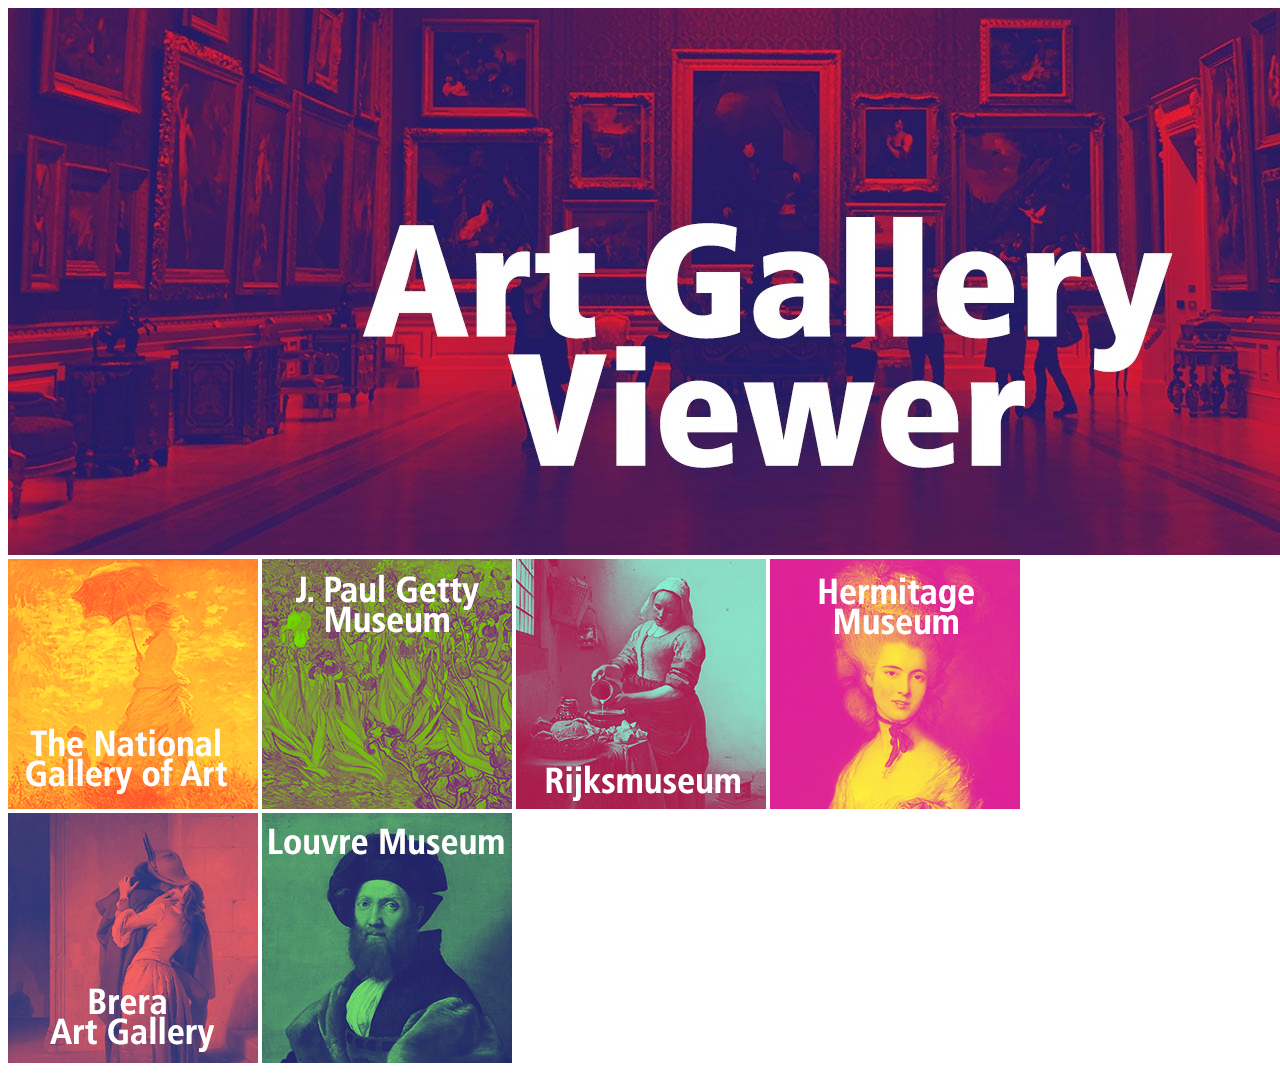
<file: Lab3-HTML/index.html>
<!DOCTYPE HTML>
<html lang = "en">
<head>
    <meta charset = "utf-8">
    <title>Art Gallery</title>
</head>
<body>
    <header><img src="images/gallery-header.jpg" alt="error"></header>
    <main>
        <nav>
            <a href="gallery1.html"><img src="images/gallery1.png" alt="error"></a>
            <a href="gallery2.html"><img src="images/gallery2.png" alt="error"></a>
            <a href="gallery3.html"><img src="images/gallery3.png" alt="error"></a>
            <a href="gallery4.html"><img src="images/gallery4.png" alt="error"></a>
            <a href="gallery5.html"><img src="images/gallery5.png" alt="error"></a>
            <a href="gallery6.html"><img src="images/gallery6.png" alt="error"></a>
        </nav>
    </main>
</body>
</html>
</file>
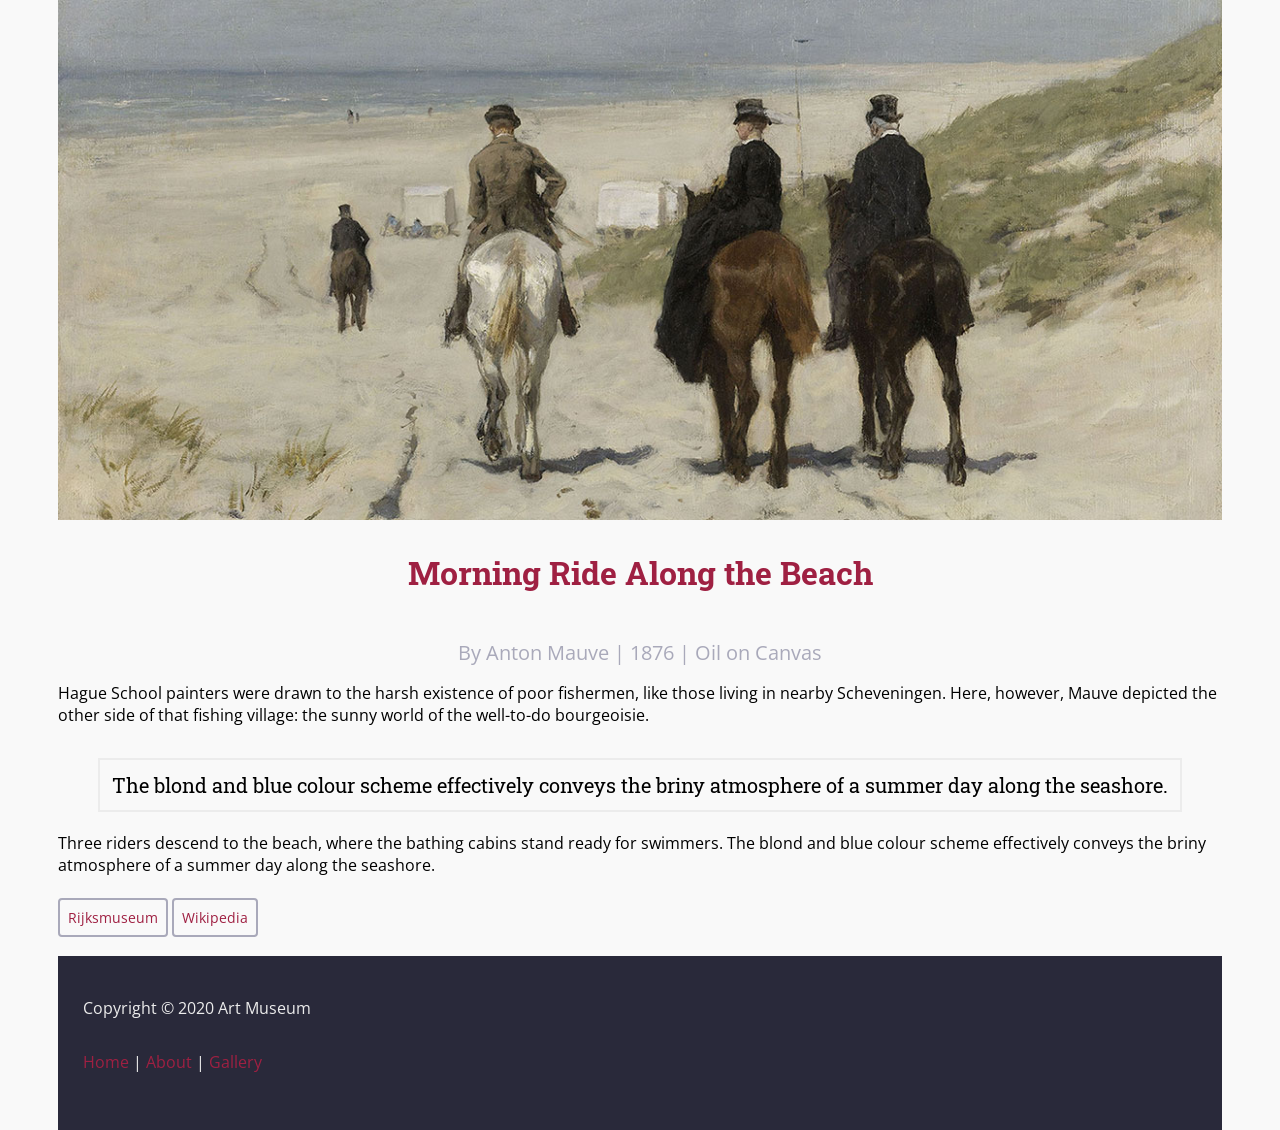
<file: Lab 4-CSSINTRO/ch4-proj1.html>
<!DOCTYPE html>
<html lang="en">
<head>
<meta charset="utf-8">
<title>Chapter 4 - Project 1</title>
<link href="https://fonts.googleapis.com/css?family=Open+Sans|Roboto+Slab&display=swap" rel="stylesheet">


<link href="styles.css" rel="stylesheet">
</head>
<body>
  <main>
   <article>

        <img src="images/hero.jpg" alt="hero" class="hero"/>  
        <h1>Morning Ride Along the Beach</h1>
        <div id="details">By Anton Mauve | 1876 | Oil on Canvas</div>
        <p>
        Hague School painters were drawn to the harsh existence of poor fishermen, like those living in nearby Scheveningen. Here, however, Mauve depicted the other side of that fishing village: the sunny world of the well-to-do bourgeoisie.
        </p>
        <blockquote>The blond and blue colour scheme effectively conveys the briny atmosphere of a summer day along the seashore.</blockquote>
        <p>
        Three riders descend to the beach, where the bathing cabins stand ready for swimmers. The blond and blue colour scheme effectively conveys the briny atmosphere of a summer day along the seashore.
        </p>
        <div id="buttons">
            <a href="http://hdl.handle.net/10934/RM0001.COLLECT.9020">Rijksmuseum</a>
            <a href="https://commons.wikimedia.org/wiki/File:Anton_Mauve_-_Morgenrit_langs_het_strand.jpg">Wikipedia</a>
        </div>
        <footer>
          <p>Copyright &copy; 2020 Art Museum</p>
          <p>
            <a href="#">Home</a> | <a href="#">About</a> | <a href="#">Gallery</a>
          </p>
        </footer>
     </article>
  </main>
</body>
</html>
</file>
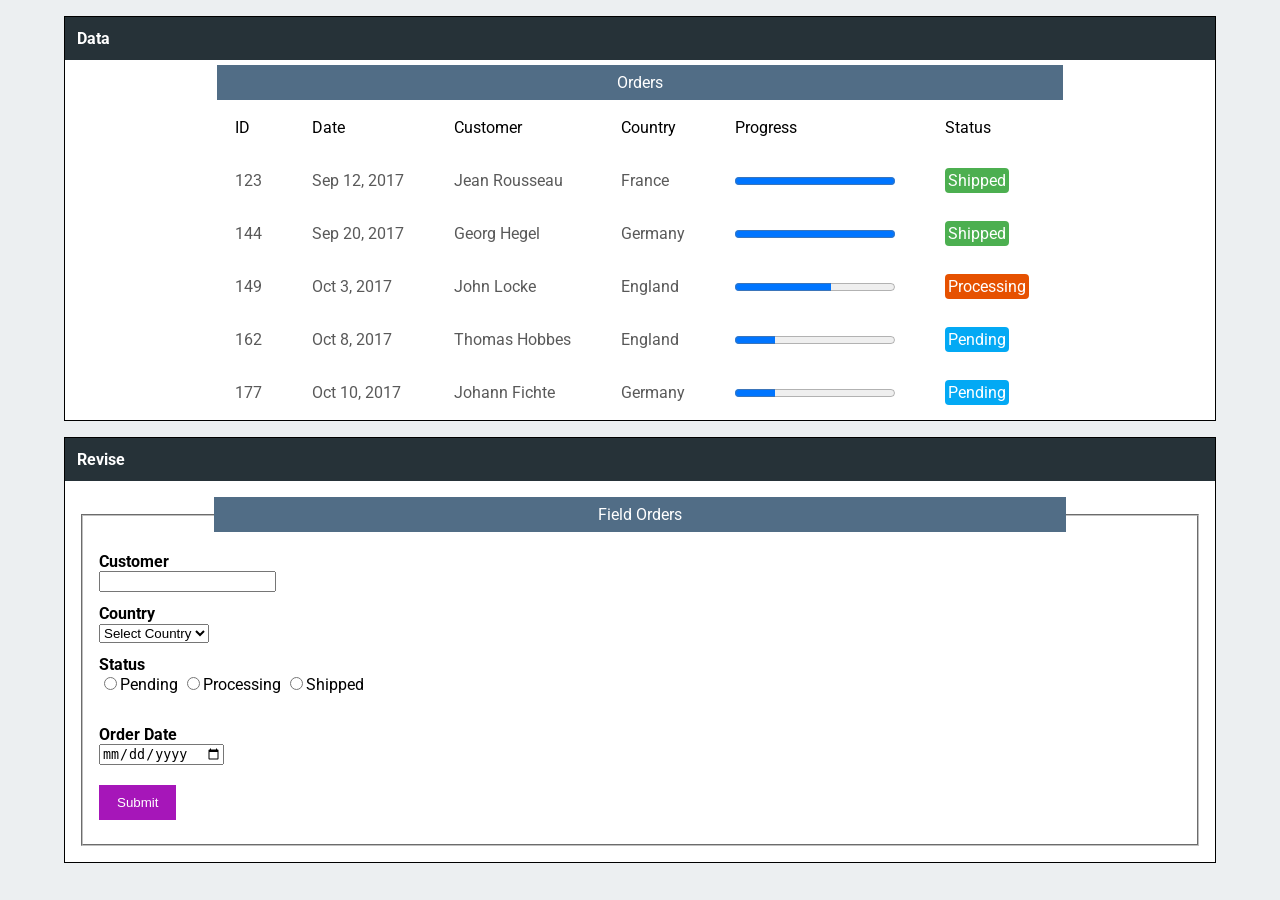
<file: Lab 6-Forms and Tables intro/ch05-proj1.html>
<!DOCTYPE html>
<html lang="en">
<head>
   <meta charset="utf-8">
   <title>Chapter 5</title>
   <link rel="stylesheet" href="reset.css">
   
    <link rel="stylesheet" href="https://fonts.googleapis.com/css?family=Roboto:regular,bold,italic,thin,light,bolditalic,black,medium&amp;lang=en">       
   <link rel="stylesheet" href="ch05-proj1.css">
</head>
<body>

    <section>
         <h3>Data</h3>
          <table id="data">
               <caption>Orders</caption>
               <thead>
                    <tr>
                         <td>ID</td>
                         <td>Date</td>
                         <td>Customer</td>
                         <td>Country</td>
                         <td>Progress</td>
                         <td>Status</td>
                    </tr>
               </thead>
               <tbody>
                    <tr>
                         <td>123</td>
                         <td>Sep 12, 2017</td>
                         <td>Jean Rousseau</td>
                         <td>France</td>
                         <td><progress max="100" value="100"></progress></td>
                         <td><span class="status status-shipped">Shipped</span></td>
                    </tr>
                    <tr>
                         <td>144</td>
                         <td>Sep 20, 2017</td>
                         <td>Georg Hegel</td>
                         <td>Germany</td>
                         <td><progress max="100" value="100"></progress></td>
                         <td><span class="status status-shipped">Shipped</span></td>
                    </tr>
                    <tr>
                         <td>149</td>
                         <td>Oct 3, 2017</td>
                         <td>John Locke</td>
                         <td>England</td>
                         <td><progress max="100" value="60"></progress></td>
                         <td><span class="status status-processing">Processing</span></td>
                    </tr>
                    <tr>
                         <td>162</td>
                         <td>Oct 8, 2017</td>
                         <td>Thomas Hobbes</td>
                         <td>England</td>
                         <td><progress max="100" value="25"></progress></td>
                         <td><span class="status status-pending">Pending</span></td>
                    </tr>
                    <tr>
                         <td>177</td>
                         <td>Oct 10, 2017</td>
                         <td>Johann Fichte</td>
                         <td>Germany</td>
                         <td><progress max="100" value="25"></progress></td>
                         <td><span class="status status-pending">Pending</span></td>
                    </tr>
               </tbody>
          </table>
    </section>
    
    <section>
         <h3>Revise</h3>
         <form action="http://www.randyconnolly.com/tests/process.php" method="GET">
               <fieldset>
                    <legend>Field Orders</legend>
                    <p>
                         <label>Customer</label><br>
                         <input type="search" name="customer">
                    </p>
                    <p>
                         <label>Country</label><br>
                         <select name="country">
                              <option>Select Country</option>
                              <option>England</option>
                              <option>France</option>
                              <option>Germany</option>
                         </select>
                    </p>
                    <p>
                         <label>Status</label><br>
                         <input type="radio" name="type" value=pending>Pending
                         <input type="radio" name="type" value=processing>Processing
                         <input type="radio" name="type" value=shipped>Shipped
                    </p>
                    <br>
                    <p>
                         <label>Order Date</label><br>
                         <input type="date" name="date">
                    </p>
                    <p>
                         <input id=submitButton type="submit" value="Submit">
                    </p>

               </fieldset>
         </form>
         
        
    </section>    


</body>
</html>
</file>
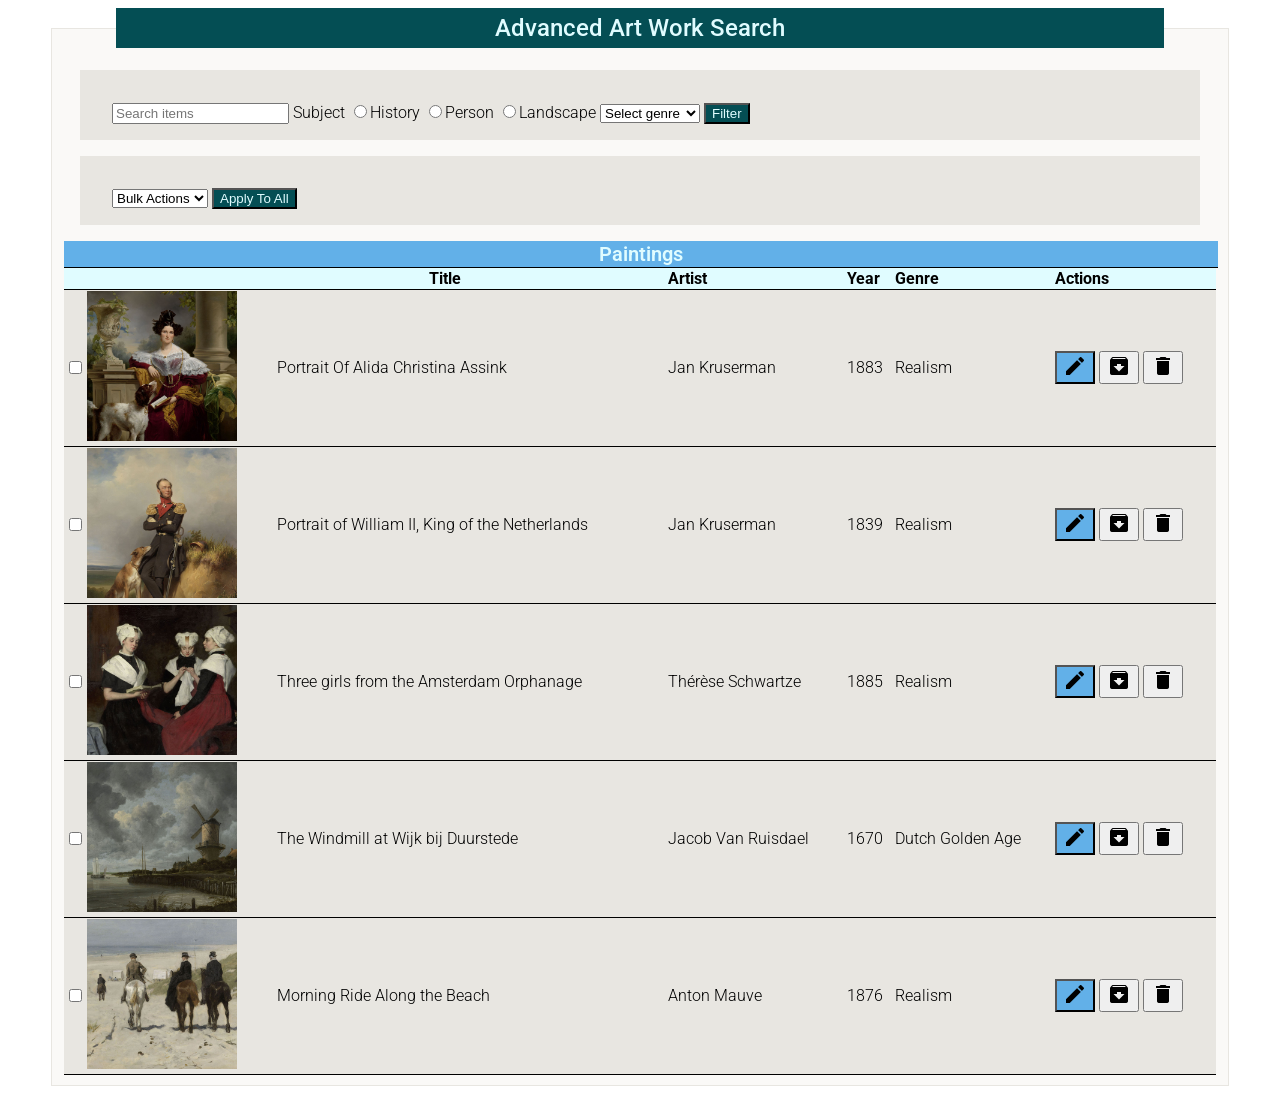
<file: Lab 7-Forms and Tables/ch05-proj2.html>
<!DOCTYPE html>
<html lang="en">
<head>
   <meta charset="utf-8">
   <title>Chapter 5</title>
   <link href="https://fonts.googleapis.com/css2?family=Roboto:ital,wght@0,300;0,400;0,500;0,700;1,300;1,400&display=swap" rel="stylesheet">
   <link rel="stylesheet" href="variables-palette-7.css" >   
   <link rel="stylesheet" href="ch05-proj2.css" />
</head>
<body>
<form method="get" action="https://www.randyconnolly.com/tests/process.php">
<fieldset>
   <legend id="topLegend">Advanced Art Work Search</legend>
   
    <div id="searchBox">
     <input name="search" type="text" id="searchPlace" placeholder="Search items">
     <label>Subject</label>
     <input type="radio" name="subject" value="history">History
     <input type="radio" name="subject" value="person">Person
     <input type="radio" name="subject" value="landscape">Landscape
     <select name="filter">
         <option value="0">Select genre</option>
         <option value="1">Baroque</option>
         <option value="2">Renaissance</option>
         <option value="3">Realism</option>
     </select>
     <input id="filterButton" type="submit" value="Filter">
    </div>   
    <div id="settingsBox">
      <select name="action">
         <option value="0">Bulk Actions</option>
         <option value="1">Archive</option>
         <option value="2">Edit</option>
         <option value="3">Delete</option>
         <option value="4">Collection</option>
      </select>
      <input id="applyButton" type="submit" value="Apply To All">

    </div>
   <div id="bottomLegend">Paintings</div>
   <div id="paintingBox">
      <table>
         <tr id="toprow">
            <td id="topTitle" colspan="3">Title</td>
            <td>Artist</td>
            <td>Year</td>
            <td>Genre</td>
            <td>Actions</td>
         </tr>
         <tr>
            <td id="checkbox"><input type="checkbox" name="index[]" value="0"></td>
            <td><img class="painting" src="images/125010.jpg" alt="Portrait Of Alida Christina Assink"></td>
            <td>Portrait Of Alida Christina Assink</td>
            <td>Jan Kruserman</td>
            <td>1883</td>
            <td>Realism</td>
            <td>
               <button class="edit" type="button" value="edit"><img src="images/edit.png" alt="edit button"></button>
               <button type="button" value="archive"><img src="images/archive.png" alt="archive button"></button>
               <button type="button"><img src="images/delete.png" alt="delete button"></button>
            </td>
         </tr>
         <tr>
            <td><input type="checkbox" name="index[]" value="1"></td>
            <td><img class="painting" src="images/125020.jpg" alt="Portrait of William II, King of the Netherlands"> </td>
            <td>Portrait of William II, King of the Netherlands</td>
            <td>Jan Kruserman</td>
            <td>1839</td>
            <td>Realism</td>
            <td>
               <button class="edit" type="button" value="edit"><img src="images/edit.png" alt="edit button"></button>
               <button type="button" value="archive"><img src="images/archive.png" alt="archive button"></button>
               <button type="button"><img src="images/delete.png" alt="delete button"></button>
            </td>
         </tr>
         <tr>
            <td><input type="checkbox" name="index[]" value="2"></td>
            <td><img class="painting" src="images/130020.jpg" alt="Three girls from the Amsterdam Orphanage"></td>   
            <td>Three girls from the Amsterdam Orphanage</td>   
            <td>Thérèse Schwartze</td>
            <td>1885</td>
            <td>Realism</td>
            <td>
               <button class="edit" type="button" value="edit"><img src="images/edit.png" alt="edit button"></button>
               <button type="button" value="archive"><img src="images/archive.png" alt="archive button"></button>
               <button type="button"><img src="images/delete.png" alt="delete button"></button>
            </td>
         </tr>
         <tr>
            <td><input type="checkbox" name="index[]" value="3"></td>
            <td><img class="painting" src="images/127010.jpg" alt="The Windmill at Wijk bij Duurstede"></td>  
            <td>The Windmill at Wijk bij Duurstede</td>  
            <td>Jacob Van Ruisdael</td>
            <td>1670</td>
            <td>Dutch Golden Age</td>
            <td>
               <button class="edit" type="button" value="edit"><img src="images/edit.png" alt="edit button"></button>
               <button type="button" value="archive"><img src="images/archive.png" alt="archive button"></button>
               <button type="button"><img src="images/delete.png" alt="delete button"></button>
            </td>
         </tr>
         <tr>
            <td><input type="checkbox" name="index[]" value="4"></td>
            <td><img class="painting" src="images/128010.jpg" alt="Morning Ride Along the Beach"></td>
            <td>Morning Ride Along the Beach</td>
            <td>Anton Mauve</td>
            <td>1876</td>
            <td>Realism</td>
            <td>
               <button class="edit" type="button" value="edit"><img src="images/edit.png" alt="edit button"></button>
               <button type="button" value="archive"><img src="images/archive.png" alt="archive button"></button>
               <button type="button"><img src="images/delete.png" alt="delete button"></button>
            </td>
         </tr>
      </table>
    </div> 
</fieldset>  
</form>
</body>
</html>
</file>
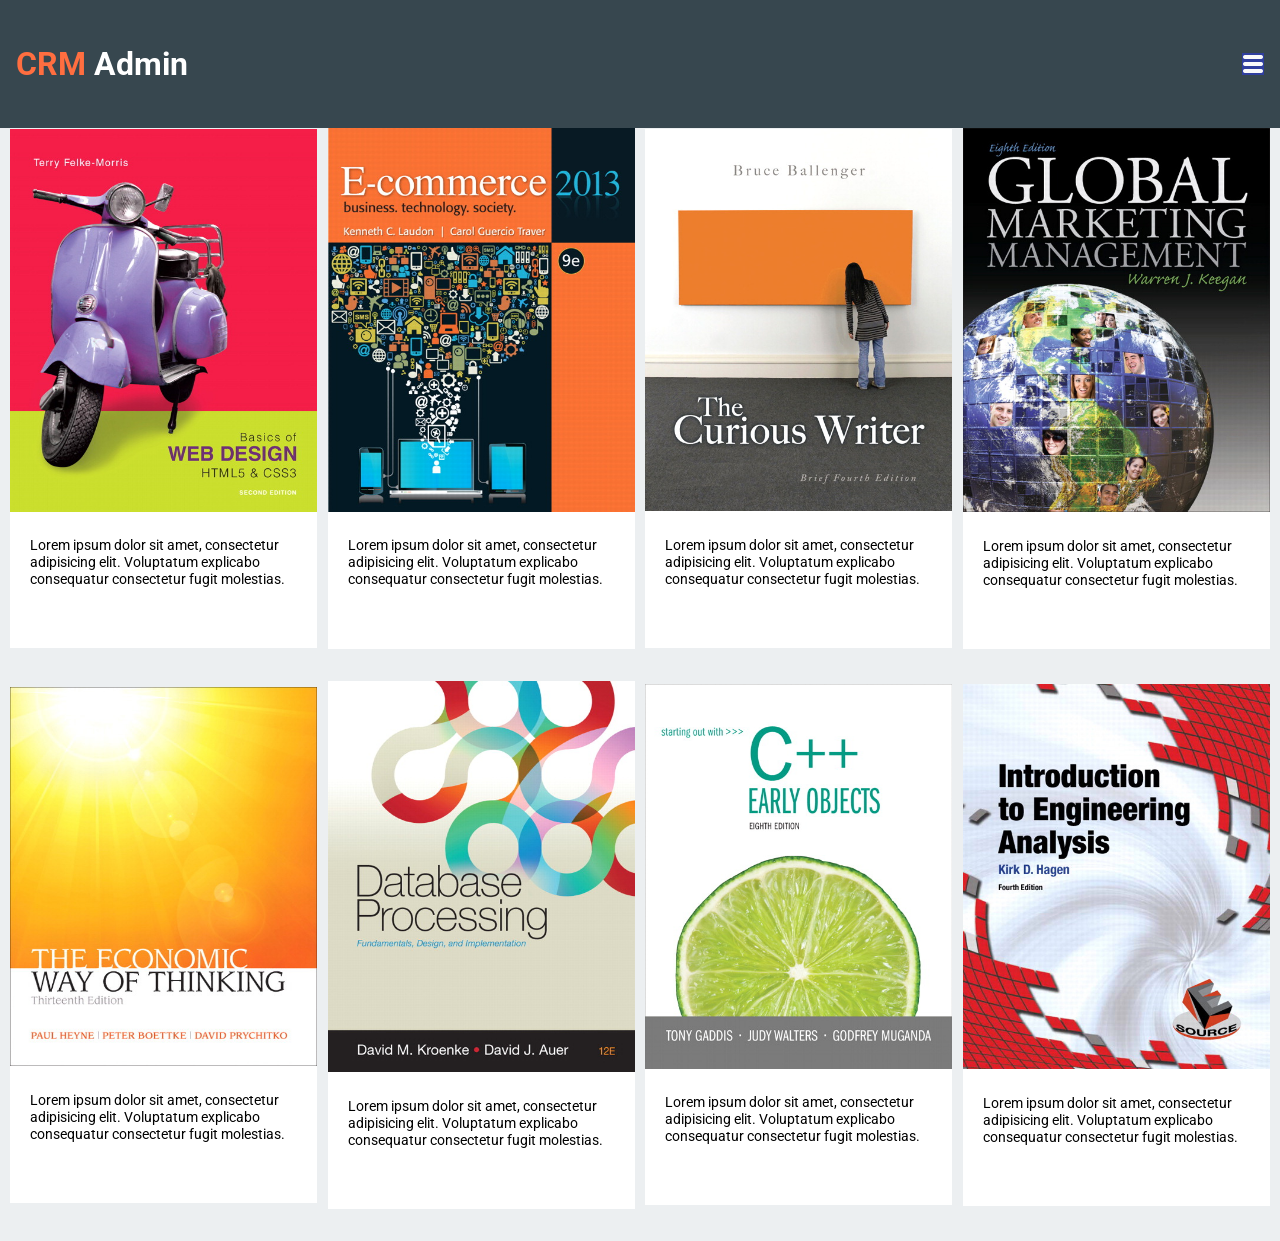
<file: Lab 8-Flexbox-&-Transitions/ch07-proj1.html>
<!DOCTYPE html>
<html lang="en">

<head>
    <meta charset="utf-8">
    <title>Chapter 7</title>

   <meta name="viewport" content="width=device-width, initial-scale=1.0">
    <link href='http://fonts.googleapis.com/css?family=Roboto' rel='stylesheet' type='text/css'>
    
    <link rel="stylesheet" href="normalize.css">
    <link rel="stylesheet" href="ch07-proj1.css">
</head>

<body>

<header>
      <h1><span>CRM</span> Admin</h1>
      <img src="images/menu.png" alt="mobile menu icon">
</header>
    
<main class="container">
	
    <section class="cards">

      <article class="card">

          <figure class="thumbnail">
          <img src="images/0133128911.jpg" alt="placeholder">
          </figure>
          <div class="card-content">
            <p>Lorem ipsum dolor sit amet, consectetur adipisicing elit. Voluptatum explicabo consequatur consectetur fugit molestias.</p>
          </div>
          <div class="card-actions">
              <button >See More</button>
          </div>          

      </article>

     
      <article class="card">

          <figure class="thumbnail">
          <img src="images/0132730359.jpg" alt="placeholder">
          </figure>
          <div class="card-content">
            <p>Lorem ipsum dolor sit amet, consectetur adipisicing elit. Voluptatum explicabo consequatur consectetur fugit molestias.</p>
          </div>
          <div class="card-actions">
            <button >See More</button>
          </div>


      </article>
      
            

      <article class="card">

          <figure class="thumbnail">
          <img src="images/020587665X.jpg" alt="placeholder">
          </figure>
          <div class="card-content">
            <p>Lorem ipsum dolor sit amet, consectetur adipisicing elit. Voluptatum explicabo consequatur consectetur fugit molestias.</p>
          </div>
          <div class="card-actions">
            <button >See More</button>
          </div>          

      </article>      
      


           
      <article class="card">

          <figure class="thumbnail">
          <img src="images/0136157394.jpg" alt="placeholder">
          </figure>
          <div class="card-content">
            <p>Lorem ipsum dolor sit amet, consectetur adipisicing elit. Voluptatum explicabo consequatur consectetur fugit molestias.</p>
          </div>
          <div class="card-actions">
            <button >See More</button>
          </div>          

      </article>             


        
      <article class="card">

          <figure class="thumbnail">
          <img src="images/0132991292.jpg" alt="placeholder">
          </figure>
          <div class="card-content">
            <p>Lorem ipsum dolor sit amet, consectetur adipisicing elit. Voluptatum explicabo consequatur consectetur fugit molestias.</p>
          </div>
          <div class="card-actions">
            <button >See More</button>
          </div>        

      </article>
      
                          

      <article class="card">

          <figure class="thumbnail">
          <img src="images/0132145375.jpg" alt="placeholder">
          </figure>
          <div class="card-content">
            <p>Lorem ipsum dolor sit amet, consectetur adipisicing elit. Voluptatum explicabo consequatur consectetur fugit molestias.</p>
          </div>
          <div class="card-actions">
            <button >See More</button>
          </div>          

      </article>
            
      
      <article class="card">

          <figure class="thumbnail">
          <img src="images/013336092X.jpg" alt="placeholder">
          </figure>
          <div class="card-content">
            <p>Lorem ipsum dolor sit amet, consectetur adipisicing elit. Voluptatum explicabo consequatur consectetur fugit molestias.</p>
          </div>
          <div class="card-actions">
            <button >See More</button>
          </div>          

      </article>           
            

      <article class="card">

          <figure class="thumbnail">
          <img src="images/0133485080.jpg" alt="placeholder">
          </figure>
          <div class="card-content">
            <p>Lorem ipsum dolor sit amet, consectetur adipisicing elit. Voluptatum explicabo consequatur consectetur fugit molestias.</p>
          </div>
          <div class="card-actions">
            <button >See More</button>
          </div>          

      </article>      
      
      

    </section>	
	
</main>    
</body>
</html>
</file>
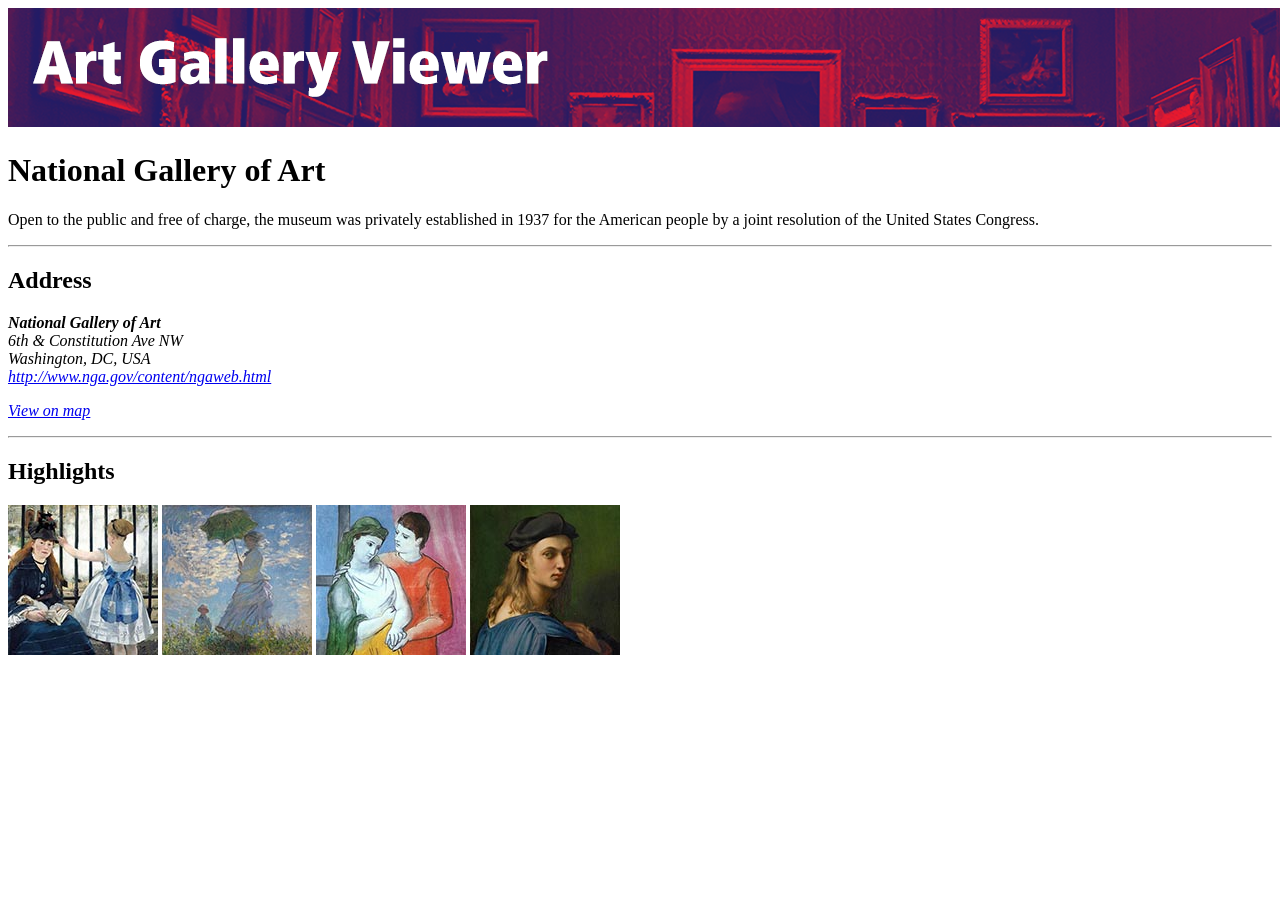
<file: Lab3-HTML/gallery1.html>
<!DOCTYPE HTML>
<html lang = "en">
<head>
    <meta charset = "utf-8">
    <title>National Gallery of Art</title>
</head>
<body>
    <header><a href="index.html"><img src="images/gallery-thin.png" alt="error"></a></header>
    <main>
        <h1>National Gallery of Art</h1>
        <p>Open to the public and free of charge, 
            the museum was privately established in 
            1937 for the American people by a 
            joint resolution of the United States Congress.
        </p>
        <hr>
            <h2><b>Address</b></h2>
        <address>
            <b>National Gallery of Art</b>
            <br>
            6th & Constitution Ave NW
            <br>
            Washington, DC, USA
            <br>
            <a href="http://www.nga.gov/content/ngaweb.html">http://www.nga.gov/content/ngaweb.html</a>
            <p><a href="https://maps.google.com/?q=38.89147,-77.02001">View on map</a></p>
        </address>
        <hr>
        <section>
            <h2>Highlights</h2>
            <img src="images/nga1.jpg" alt="error">
            <img src="images/nga2.jpg" alt="error">
            <img src="images/nga3.jpg" alt="error">
            <img src="images/nga4.jpg" alt="error">
        </section>
    </main>
</body>
</html>
</file>
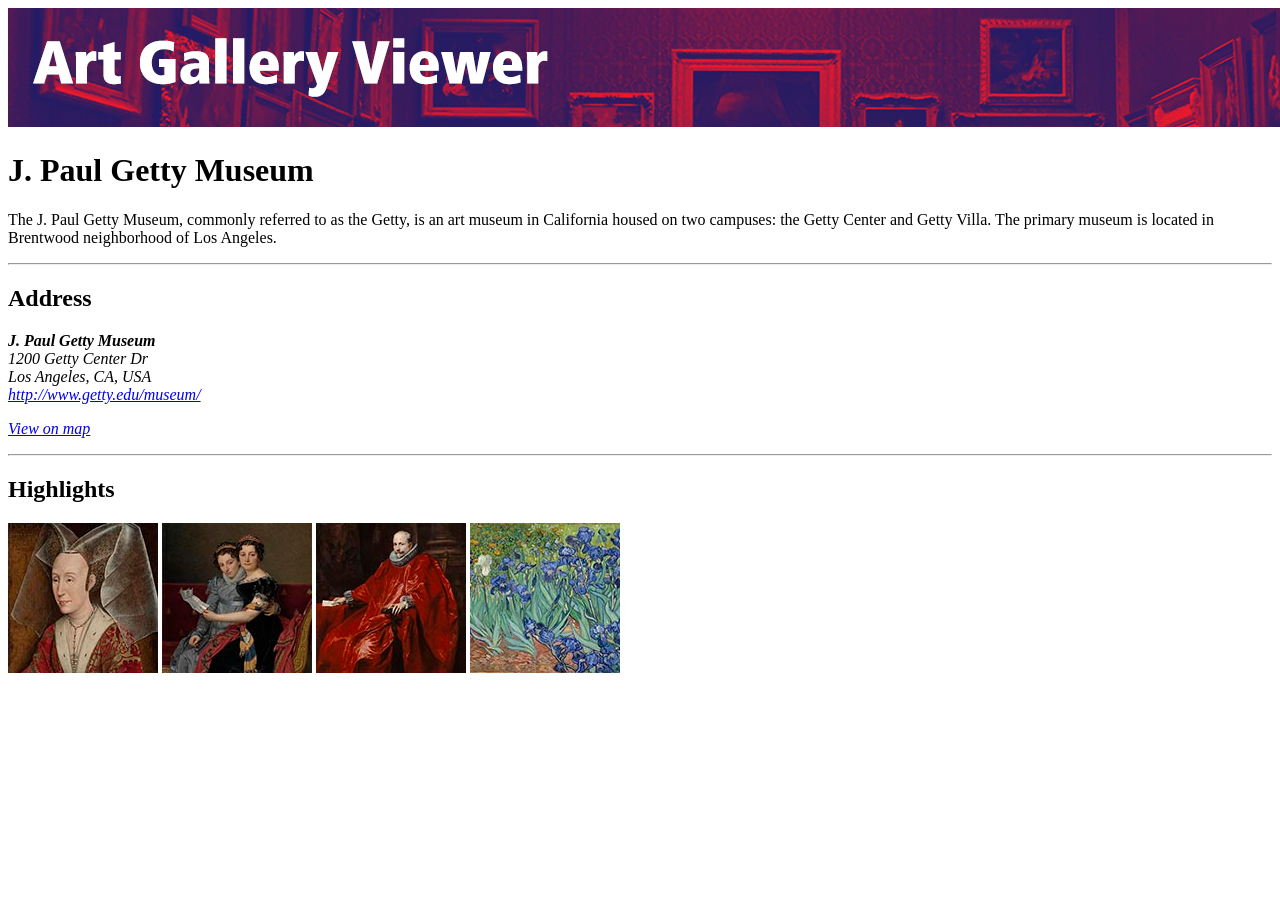
<file: Lab3-HTML/gallery2.html>
<!DOCTYPE HTML>
<html lang = "en">
<head>
    <meta charset = "utf-8">
    <title>J. Paul Getty Museum</title>
</head>
<body>
    <header><a href="index.html"><img src="images/gallery-thin.png" alt="error"></a></header>
    <main>
        <h1>J. Paul Getty Museum</h1>
        <p>The J. Paul Getty Museum, commonly referred to as the Getty, 
            is an art museum in California housed on two campuses: 
            the Getty Center and Getty Villa. The primary museum is 
            located in Brentwood neighborhood of Los Angeles.
        </p>
        <hr>
            <h2><b>Address</b></h2>
        <address>
            <b>J. Paul Getty Museum</b>
            <br>
            1200 Getty Center Dr
            <br>
            Los Angeles, CA, USA
            <br>
            <a href="http://www.getty.edu/museum/">http://www.getty.edu/museum/</a>
            <p><a href="https://maps.google.com/?q=34.0775,-118.4751">View on map</a></p>
        </address>
        <hr>
        <section>
            <h2>Highlights</h2>
            <img src="images/getty1.jpg" alt="error">
            <img src="images/getty2.jpg" alt="error">
            <img src="images/getty3.jpg" alt="error">
            <img src="images/getty4.jpg" alt="error">
        </section>
    </main>
</body>
</html>
</file>
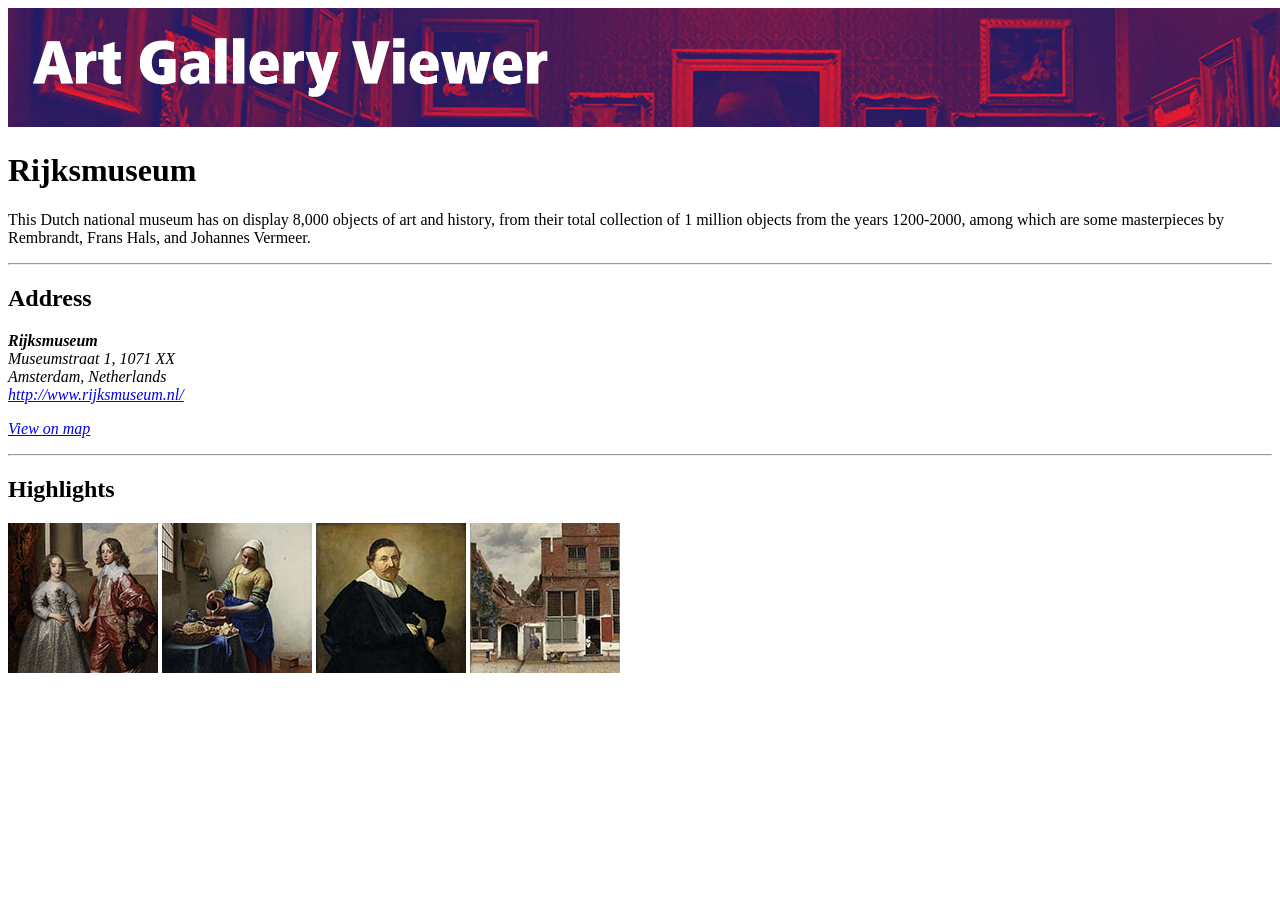
<file: Lab3-HTML/gallery3.html>
<!DOCTYPE HTML>
<html lang = "en">
<head>
    <meta charset = "utf-8">
    <title>Rijksmuseum</title>
</head>
<body>
    <header><a href="index.html"><img src="images/gallery-thin.png" alt="error"></a></header>
    <main>
        <h1>Rijksmuseum</h1>
        <p>This Dutch national museum has on display 8,000 objects of art and history, 
            from their total collection of 1 million objects from the years 1200-2000, 
            among which are some masterpieces by Rembrandt, Frans Hals, and Johannes Vermeer. 
        </p>
        <hr>
            <h2><b>Address</b></h2>
        <address>
            <b>Rijksmuseum</b>
            <br>
            Museumstraat 1, 1071 XX
            <br>
            Amsterdam, Netherlands
            <br>
            <a href="http://www.rijksmuseum.nl/">http://www.rijksmuseum.nl/</a>
            <p><a href="https://maps.google.com/?q=52.36,4.885278">View on map</a></p>
        </address>
        <hr>
        <section>
            <h2>Highlights</h2>
            <img src="images/rijks1.jpg" alt="error">
            <img src="images/rijks2.jpg" alt="error">
            <img src="images/rijks3.jpg" alt="error">
            <img src="images/rijks4.jpg" alt="error">
        </section>
    </main>
</body>
</html>
</file>
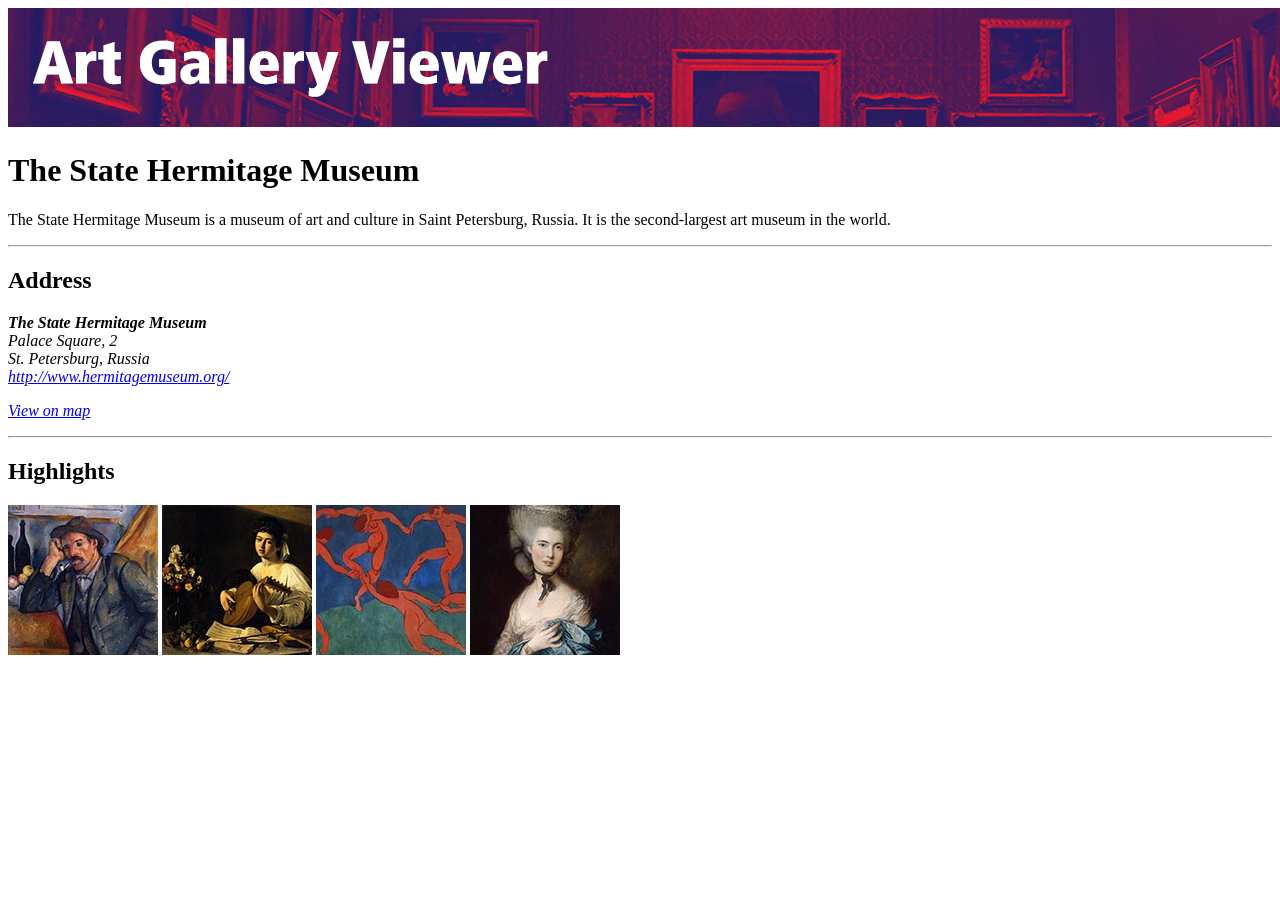
<file: Lab3-HTML/gallery4.html>
<!DOCTYPE HTML>
<html lang = "en">
<head>
    <meta charset = "utf-8">
    <title>The State Hermitage Museum</title>
</head>
<body>
    <header><a href="index.html"><img src="images/gallery-thin.png" alt="error"></a></header>
    <main>
        <h1>The State Hermitage Museum</h1>
        <p>
            The State Hermitage Museum is a museum of art and 
            culture in Saint Petersburg, Russia. It is the second-largest 
            art museum in the world.
        </p>
        <hr>
        <h2><b>Address</b></h2>
        <address>
            <b>The State Hermitage Museum</b>
            <br>
            Palace Square, 2
            <br>
            St. Petersburg, Russia
            <br>
            <a href="http://www.hermitagemuseum.org/">http://www.hermitagemuseum.org/</a>
            <p><a href="https://maps.google.com/?q=59.941,30.3129">View on map</a></p>
        </address>
        <hr>
        <section>
            <h2>Highlights</h2>
            <img src="images/hermitage1.jpg" alt="error">
            <img src="images/hermitage2.jpg" alt="error">
            <img src="images/hermitage3.jpg" alt="error">
            <img src="images/hermitage4.jpg" alt="error">
        </section>
    </main>
</body>
</html>
</file>
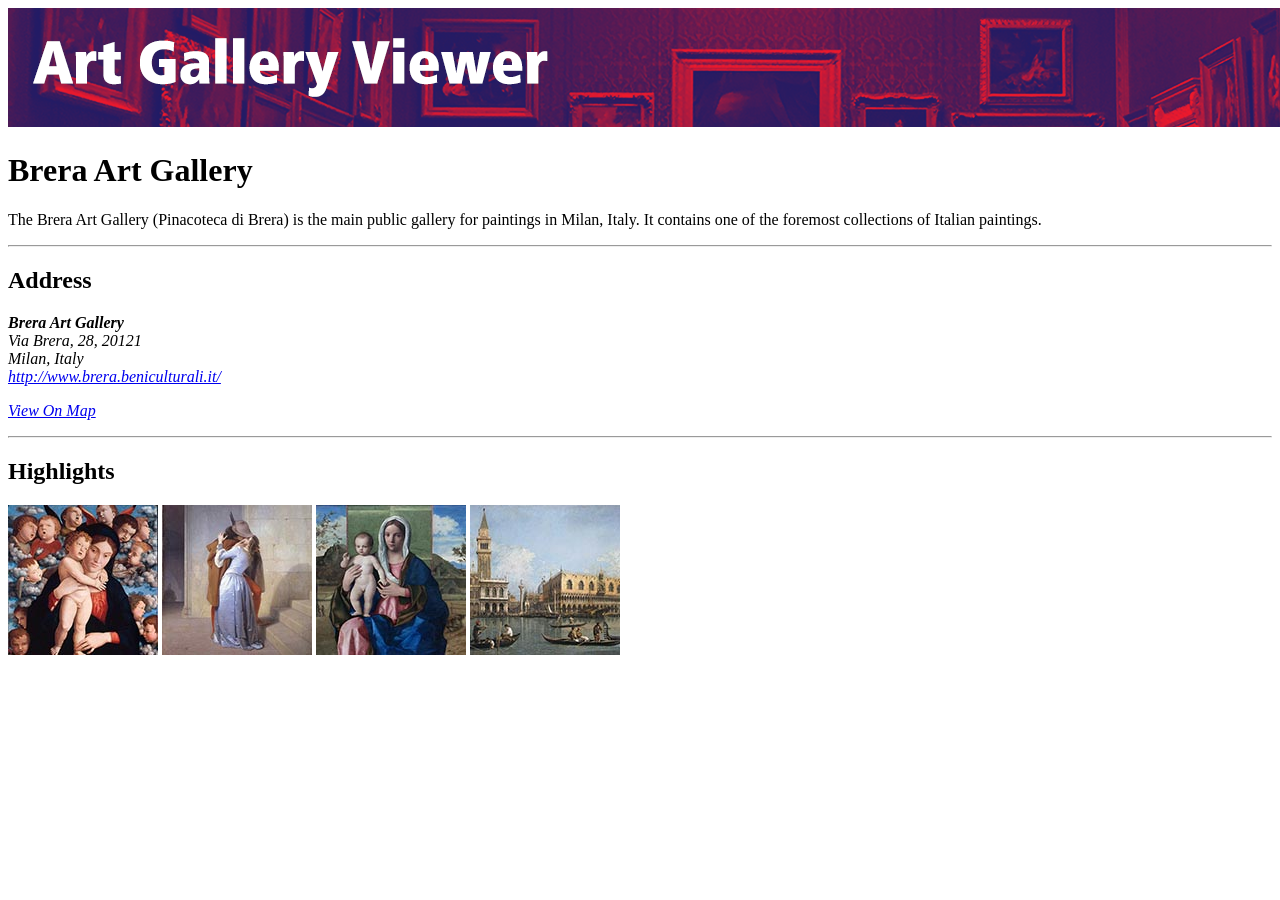
<file: Lab3-HTML/gallery5.html>
<!DOCTYPE HTML>
<html lang = "en">
<head>
    <meta charset = "utf-8">
    <title>Brera Art Gallery</title>
</head>
<body>
    <header><a href="index.html"><img src="images/gallery-thin.png" alt="error"></a></header>
    <main>
        <h1>Brera Art Gallery</h1>
        <p>
            The Brera Art Gallery (Pinacoteca di Brera) is the main public 
            gallery for paintings in Milan, Italy. It contains one of the foremost 
            collections of Italian paintings. 
        </p>
        <hr>
        <h2><b>Address</b></h2>
        <address>
            <b>Brera Art Gallery</b>
            <br>
            Via Brera, 28, 20121
            <br>
            Milan, Italy
            <br>
            <a href="http://www.brera.beniculturali.it/">http://www.brera.beniculturali.it/</a>
            <p><a href="https://maps.google.com/?q=45.471944,9.188056">View On Map</a> </p>
        </address>
        <hr>
        <section>
            <h2>Highlights</h2>
            <img src="images/brera1.jpg" alt="error">
            <img src="images/brera2.jpg" alt="error">
            <img src="images/brera3.jpg" alt="error">
            <img src="images/brera4.jpg" alt="error">
        </section>
    </main>
</body>
</html>
</file>
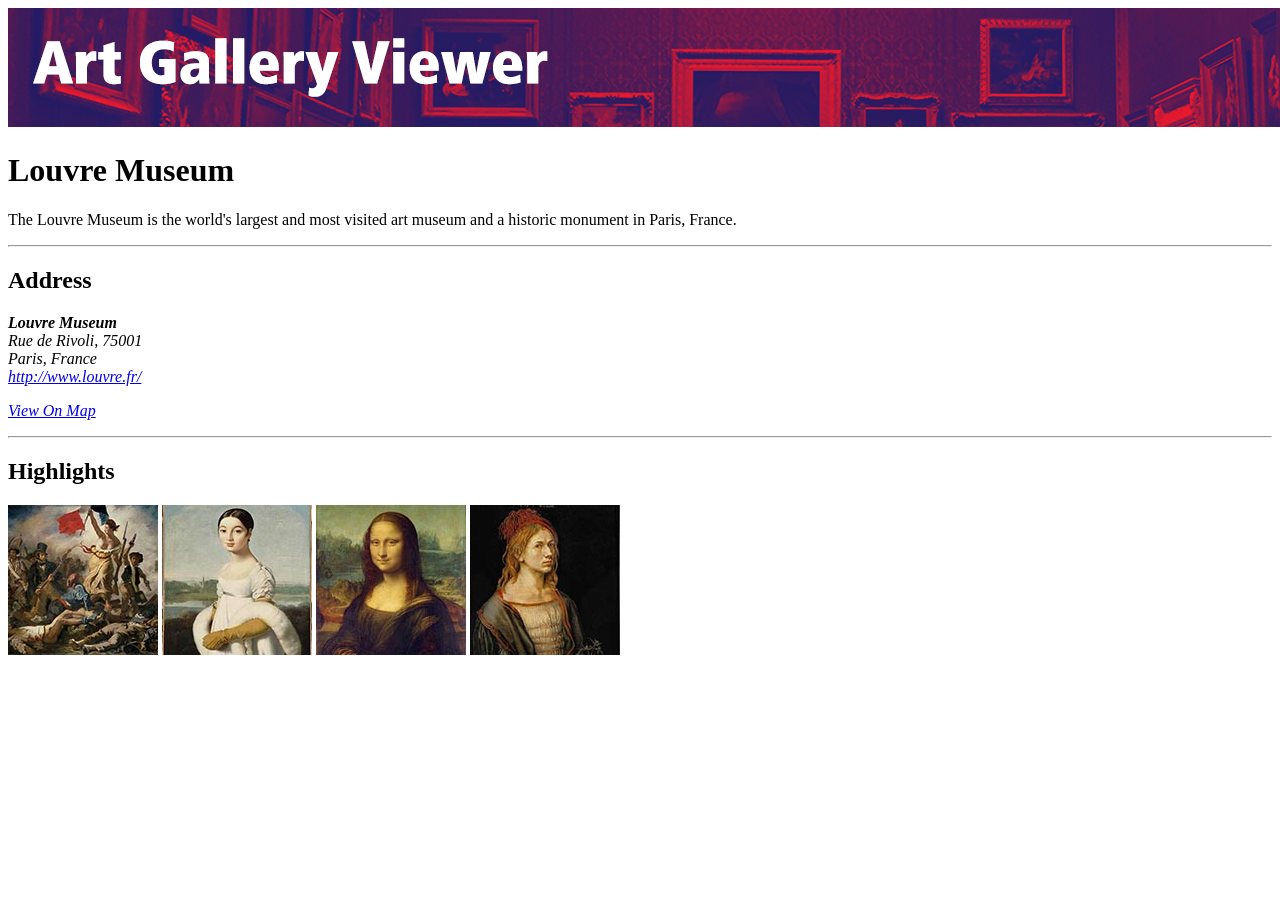
<file: Lab3-HTML/gallery6.html>
<!DOCTYPE HTML>
<html lang = "en">
<head>
    <meta charset = "utf-8">
    <title>Louvre Museum</title>
</head>
<body>
    <header><a href="index.html"><img src="images/gallery-thin.png" alt="error"></a></header>
    <main>
        <h1>Louvre Museum</h1>
        <p>
            The Louvre Museum is the world's largest 
            and most visited art museum and a historic monument in Paris, France.
        </p>
        <hr>
        <h2><b>Address</b></h2>
        <address>
            <b>Louvre Museum</b>
            <br>
            Rue de Rivoli, 75001
            <br>
            Paris, France
            <br>
            <a href="http://www.louvre.fr/">http://www.louvre.fr/</a>
            <p><a href="https://maps.google.com/?q=48.8611,2.33638">View On Map</a></p>
        </address>
        <hr>
        <section>
            <h2>Highlights</h2>
            <img src="images/louvre1.jpg" alt="error">
            <img src="images/louvre2.jpg" alt="error">
            <img src="images/louvre3.jpg" alt="error">
            <img src="images/louvre4.jpg" alt="error">
        </section>
    </main>
</body>
</html>
</file>
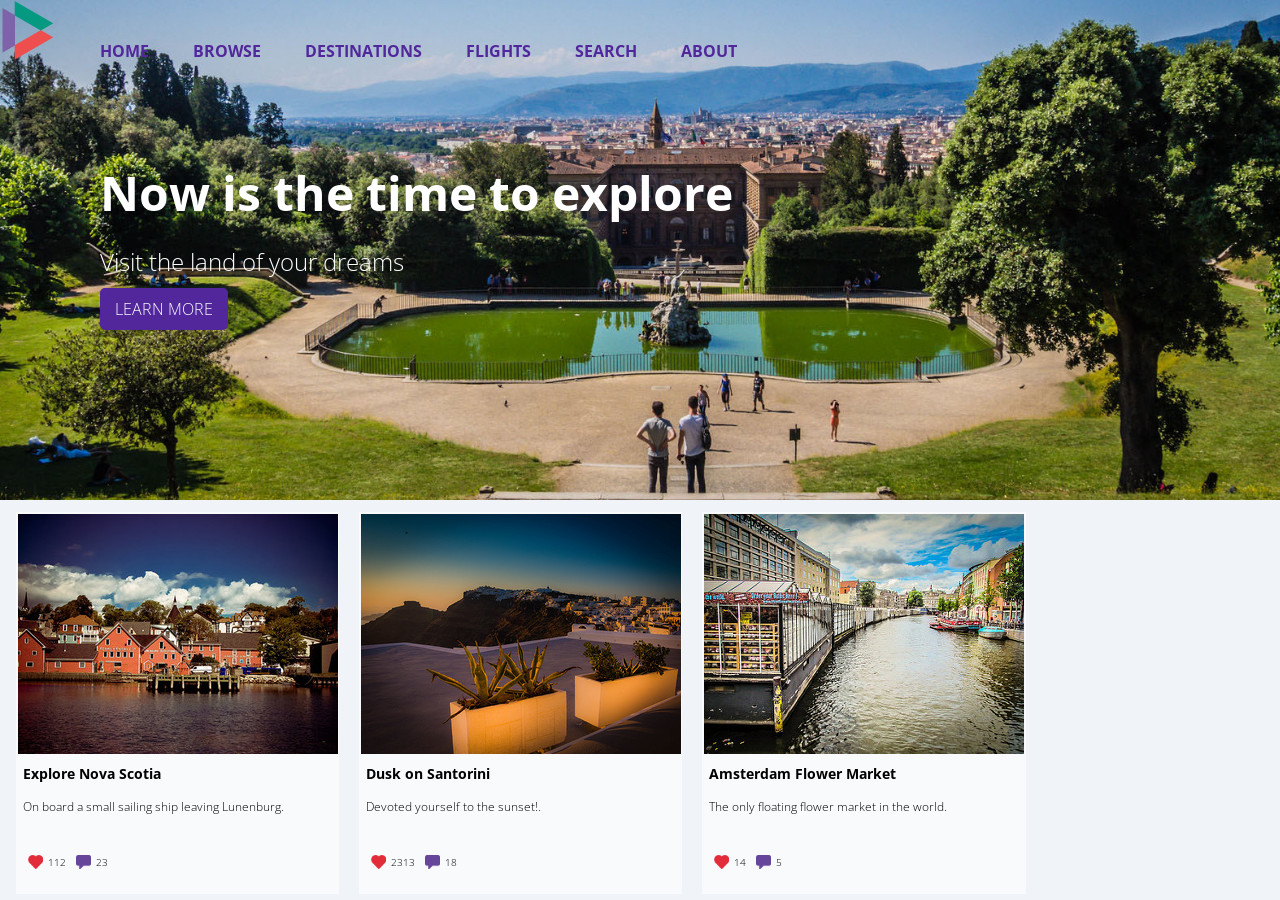
<file: Lab5-CSS/ch04-proj3.html>
<!DOCTYPE html>
<html lang="en">
<head>
	<meta charset="utf-8">
   <title>Lab04</title>		
   <link href="https://fonts.googleapis.com/css2?family=Open+Sans:wght@300;400;600;800&display=swap" rel="stylesheet">
	<link rel="stylesheet" href="ch04-proj3.css" />
</head>
<body>
<header>
   <nav id="topbar">
      <ul>
         <li><a href="#">HOME</a></li>
         <li><a href="#">BROWSE</a></li>
         <li><a href="#">DESTINATIONS</a></li>
         <li><a href="#">FLIGHTS</a></li>
         <li><a href="#">SEARCH</a></li>
         <li><a href="#">ABOUT</a></li>
      </ul>
   </nav>
   <div>
      <h2>Now is the time to explore</h2>
      <p>Visit the land of your dreams</p>
      <a href="#">LEARN MORE</a>
   </div>
</header>  

<main>
   <section class="card">
      <img src="images/card1.jpg" alt="Nova Scotia" />
      <div>
         
         <h3>Explore Nova Scotia</h3>
         <p class="description">On board a small sailing ship leaving Lunenburg.</p>
         <p class="social"><span class="heart">112</span><span class="comment">23</span></p>
      </div>
   </section>
   <section class="card">
      <img src="images/card2.jpg" alt="Santorini" />
      <div>
         
         <h3>Dusk on Santorini</h3>
         <p class="description">Devoted yourself to the sunset!.</p>
         <p class="social"><span class="heart">2313</span><span class="comment">18</span></p>
      </div>
   </section>   
   <section class="card">
      <img src="images/card3.jpg" alt="Chicago" />
      <div>
         
         <h3>Amsterdam Flower Market</h3>
         <p class="description">The only floating flower market in the world.</p>
         <p class="social"><span class="heart">14</span><span class="comment">5</span></p>
      </div>
   </section>   
</main>
</body>
</html>
</file>
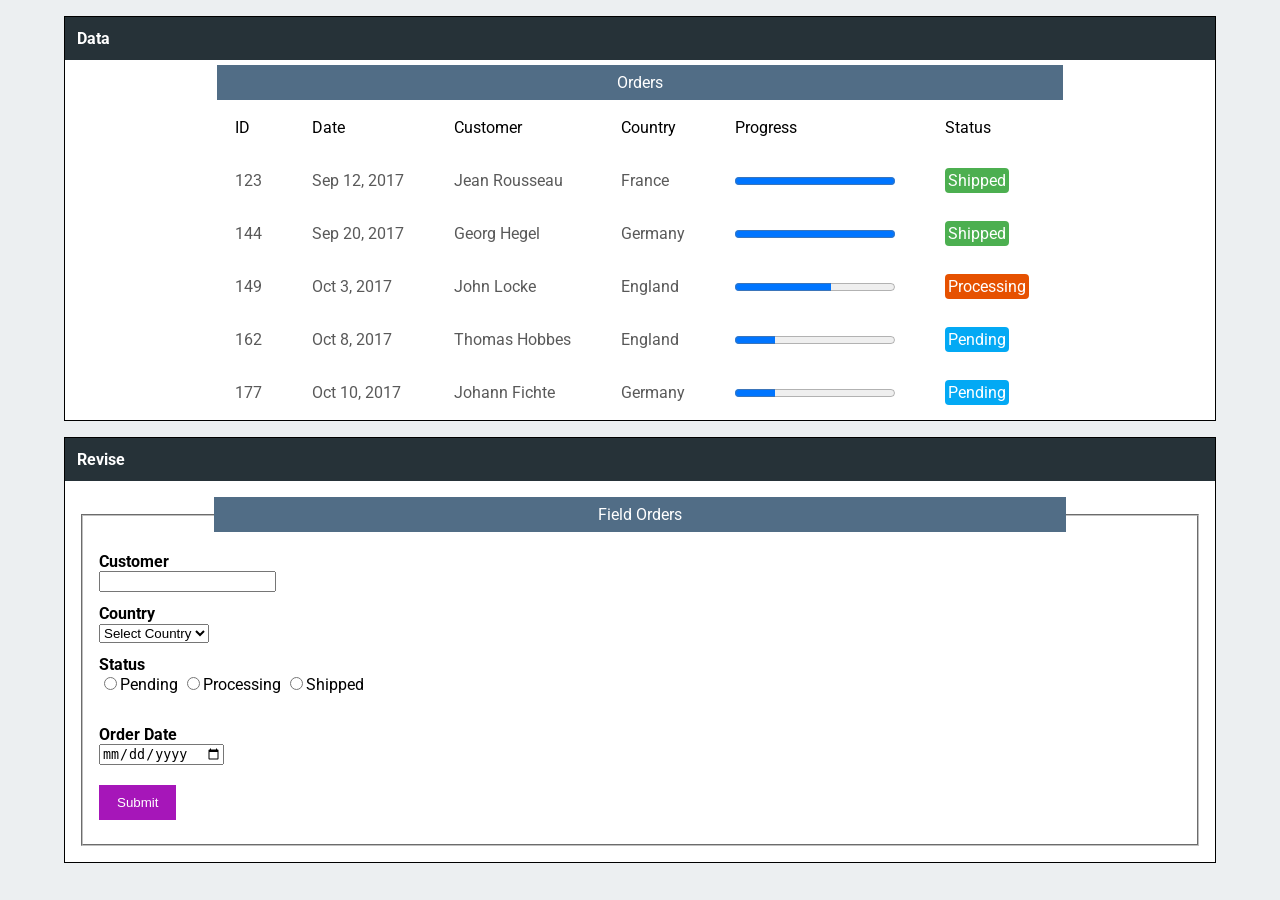
<file: Lab6-HTML-CSS/ch05-proj1.html>
<!DOCTYPE html>
<html lang="en">
<head>
   <meta charset="utf-8">
   <title>Chapter 5</title>
   <link rel="stylesheet" href="reset.css">
   
    <link rel="stylesheet" href="https://fonts.googleapis.com/css?family=Roboto:regular,bold,italic,thin,light,bolditalic,black,medium&amp;lang=en">       
   <link rel="stylesheet" href="ch05-proj1.css">
</head>
<body>

    <section>
         <h3>Data</h3>
          <table id="data">
               <caption>Orders</caption>
               <thead>
                    <tr>
                         <td>ID</td>
                         <td>Date</td>
                         <td>Customer</td>
                         <td>Country</td>
                         <td>Progress</td>
                         <td>Status</td>
                    </tr>
               </thead>
               <tbody>
                    <tr>
                         <td>123</td>
                         <td>Sep 12, 2017</td>
                         <td>Jean Rousseau</td>
                         <td>France</td>
                         <td><progress max="100" value="100"></progress></td>
                         <td><span class="status status-shipped">Shipped</span></td>
                    </tr>
                    <tr>
                         <td>144</td>
                         <td>Sep 20, 2017</td>
                         <td>Georg Hegel</td>
                         <td>Germany</td>
                         <td><progress max="100" value="100"></progress></td>
                         <td><span class="status status-shipped">Shipped</span></td>
                    </tr>
                    <tr>
                         <td>149</td>
                         <td>Oct 3, 2017</td>
                         <td>John Locke</td>
                         <td>England</td>
                         <td><progress max="100" value="60"></progress></td>
                         <td><span class="status status-processing">Processing</span></td>
                    </tr>
                    <tr>
                         <td>162</td>
                         <td>Oct 8, 2017</td>
                         <td>Thomas Hobbes</td>
                         <td>England</td>
                         <td><progress max="100" value="25"></progress></td>
                         <td><span class="status status-pending">Pending</span></td>
                    </tr>
                    <tr>
                         <td>177</td>
                         <td>Oct 10, 2017</td>
                         <td>Johann Fichte</td>
                         <td>Germany</td>
                         <td><progress max="100" value="25"></progress></td>
                         <td><span class="status status-pending">Pending</span></td>
                    </tr>
               </tbody>
          </table>
    </section>
    
    <section>
         <h3>Revise</h3>
         <form action="http://www.randyconnolly.com/tests/process.php" method="GET">
               <fieldset>
                    <legend>Field Orders</legend>
                    <p>
                         <label>Customer</label><br>
                         <input type="text" name="customer">
                    </p>
                    <p>
                         <label>Country</label><br>
                         <select name="country">
                              <option>Select Country</option>
                              <option>England</option>
                              <option>France</option>
                              <option>Germany</option>
                         </select>
                    </p>
                    <p>
                         <label>Status</label><br>
                         <input type="radio" name="type" value=pending>Pending
                         <input type="radio" name="type" value=processing>Processing
                         <input type="radio" name="type" value=shipped>Shipped
                    </p>
                    <br>
                    <p>
                         <label>Order Date</label><br>
                         <input type="date" name="date">
                    </p>
                    <p>
                         <input id=submitButton type="submit" value="Submit">
                    </p>

               </fieldset>
         </form>
         
        
    </section>    


</body>
</html>
</file>
<file: Lab 4-CSSINTRO/styles.css>
body
{
    margin-top: 0em;
    margin-left: 4em;
    margin-right: 4em;
    margin-bottom: 0em;
    font-family: 'Open Sans', sans-serif;
    font-size: 0.9rem;
    background-color: #f9f9f9;
}

h1
{
    font-family: 'Roboto Slab';
    font-size: 2rem;
    text-align: center;
    color: #9f2042;
    height: 1.5rem;
}

p
{
    margin-top: 1em;
    margin-bottom: 2em;
    font-size: 1rem;
}

blockquote
{
    font-family: 'Roboto Slab';
    font-size: 1.25rem;
    border: solid 2pt #ececec;
    padding: .75rem;
}

#details
{
    margin-top: 4rem;
    font-size: 1.25rem;
    text-align: center;
    color: #a9a9ba;
}

.hero
{
    width: 100%;
}

#buttons a
{
    

    color:#9f2042;
    text-decoration: none;
    border: solid 2pt #a9a9ba;
    border-radius: .25rem;
    padding: .50rem;

}

#buttons a:hover
{
    background-color: #a9a9ba;
    color: #9f2042;
}

footer
{
    color: #ececec;
    margin-top: 2em;
    margin-left: 0em;
    margin-right: 0em;
    margin-bottom: 0em;
    background-color: #29293a;
    margin-top: 2em;
    padding: 1.75em;
}

footer a
{
    color: #9f2042;
    text-decoration: none;
}
</file>
<file: Lab 6-Forms and Tables intro/ch05-proj1.css>
/* general text formatting */


body {
   font-family: "Roboto", Verdana, Arial, sans-serif;
   font-size: 100%;
 background-color: #ECEFF1;    
}

section {
   background-color: white;
   margin: 1em 4em 1em 4em;
   border: solid 1pt black;

}
section h3 {
  color: white;
  padding: 0.75rem;
  background-color: #263238; 
}

.status {
    border-radius: 0.25rem;
    padding: 3px;
    color: white;
    
}
.status-processing {
    background-color:    #E65100;    
}
.status-shipped {
    background-color:   #4CAF50;    
}
.status-pending {
    background-color:    #03A9F4;    
}

/* table formatting -- you will add these */

td
{
    padding-top: 1rem;
    padding-bottom: 1rem;
    padding-left: 1rem;
    padding-right: 2rem
}
thead {
    text-align: left;
    color: black;
}

caption {
    background-color: #516d86;
    color:white;
    padding-top: .5rem;
    padding-bottom: .5rem;
    margin-top: 5px;
}

#data {
    text-decoration: none;
    margin: auto;
    color: rgba(0, 0, 0, 0.650);
    
}

fieldset {
    margin-top: 1rem;
    margin-bottom: 1rem;
    margin-left: 1rem;
    margin-right: 1rem;
    padding-left: 1rem;
    padding-right: 1rem;
    padding-top: .5rem;
    padding-bottom: .5rem;
}

legend {
    text-align: center;
    color: white;
    background-color: #516d86;
    padding-right: 24rem;
    padding-left: 24rem;
    padding-top: .5rem;
    padding-bottom: .5rem;
    
}

#submitButton {
    background-color: rgb(166, 22, 185);
    color: white;
    margin-top: .5rem;
    margin-bottom: 1rem;
    border-color: transparent;
    padding: .5rem 1rem;
}

#submitButton:hover {
    background-color: rgb(96, 12, 107);
}

label {
    font-weight: bold;
}

p {
    margin-top: .75rem;
}
</file>
<file: Lab 7-Forms and Tables/variables-palette-7.css>
:root {
   /* Primary: Cyan   */
   --color-primary-1-050: #E0FCFF;
   --color-primary-1-100: #BEF8FD;
   --color-primary-1-200: #87EAF2;
   --color-primary-1-300: #54D1DB;
   --color-primary-1-400: #38BEC9;
   --color-primary-1-500: #2CB1BC;
   --color-primary-1-600: #14919B;
   --color-primary-1-700: #0E7C86;
   --color-primary-1-800: #0A6C74;
   --color-primary-1-900: #044E54; 


   /* neutral: warm grey */
   --color-neutral-050: #FAF9F7;
   --color-neutral-100: #E8E6E1;
   --color-neutral-200: #D3CEC4;
   --color-neutral-300: #B8B2A7;
   --color-neutral-400: #A39E93;
   --color-neutral-500: #857F72;
   --color-neutral-600: #625D52;
   --color-neutral-700: #504A40;
   --color-neutral-800: #423D33;
   --color-neutral-900: #27241D;


   /* Supporting: Blue, Red, yellow, teal  */
   --color-support-1-050: #DCEEFB;
   --color-support-1-100: #B6E0FE;
   --color-support-1-200: #84C5F4;
   --color-support-1-300: #62B0E8;
   --color-support-1-400: #4098D7;
   --color-support-1-500: #2680C2;
   --color-support-1-600: #186FAF;
   --color-support-1-700: #0F609B;
   --color-support-1-800: #0A558C;
   --color-support-1-900: #003E6B;          

   --color-support-2-050: #FFEEEE;
   --color-support-2-100: #FACDCD;
   --color-support-2-200: #F29B9B;
   --color-support-2-300: #E66A6A;
   --color-support-2-400: #D64545;
   --color-support-2-500: #BA2525;
   --color-support-2-600: #A61B1B;
   --color-support-2-700: #911111;
   --color-support-2-800: #780A0A;
   --color-support-2-900: #610404;    
   
   --color-support-3-050: #FFFAEB;
   --color-support-3-100: #FCEFC7;
   --color-support-3-200: #F8E3A3;
   --color-support-3-300: #F9DA8B;
   --color-support-3-400: #F7D070;
   --color-support-3-500: #E9B949;
   --color-support-3-600: #C99A2E;
   --color-support-3-700: #A27C1A;
   --color-support-3-800: #7C5E10;
   --color-support-3-900: #513C06;     

   --color-support-4-050: #EFFCF6;
   --color-support-4-100: #C6F7E2;
   --color-support-4-200: #8EEDC7;
   --color-support-4-300: #65D6AD;
   --color-support-4-400: #3EBD93;
   --color-support-4-500: #27AB83;
   --color-support-4-600: #199473;
   --color-support-4-700: #147D64;
   --color-support-4-800: #0C6B58;
   --color-support-4-900: #014D40;          


}
</file>
<file: Lab 7-Forms and Tables/ch05-proj2.css>
/* general text formatting */


body {
   font-family: 'Roboto', Arial, sans-serif;
   font-size: 16px;
   font-weight: 300;
   margin: 3px 0 0 0
}

h1, h2, h3, nav, footer {
   font-weight: 500;
}


legend {
   background-color: var(--color-primary-1-900) ;
   color: var(--color-primary-1-050);
   margin: 0 auto;
   width: 90%;
   padding: 0.25em;
   text-align: center;
   font-weight: 500;
   font-size: 24px;
}

fieldset {
   margin: 0.5em auto;
   background-color: var(--color-neutral-050);
   border: solid 1px var(--color-neutral-100);
   width: 90%;
}

div#searchBox, div#settingsBox, div#paintingBox {
   background-color: var(--color-neutral-100);
}


.edit {
   background-color: var(--color-support-1-300);
}

div#paintingBox{ 

   background-color: var(--color-neutral-100);
}



table thead {
   background-color: var(--color-primary-1-050) ;
}


caption {
   background-color: var(--color-primary-1-800);
   color: var(--color-primary-1-050);

}

#toprow {
   background-color: var(--color-primary-1-050);
   font-weight: bold;
   align-items: center;
}

#topTitle {
   text-align: center;
   padding-left: 10rem;
}
.painting {
   width: 150px;
   height: 150px;
}

table {
   border-collapse: collapse;
   width: 100%;
}

td {
   border-bottom: solid 1pt black
}

td#checkbox {
   width: 1px;
}

#searchBox {
   margin: 1rem 1rem 1rem 1rem;
   padding: 2rem 1rem 1rem 2rem;
}

#settingsBox {
   margin: 1rem 1rem 1rem 1rem;
   padding: 2rem 1rem 1rem 2rem;
}

#filterButton, #applyButton {
   background-color: var(--color-primary-1-900);
   color: var(--color-primary-1-050);
}

#bottomLegend {
   width: 100%;
   padding: 1px;
   text-align: center;
   font-weight: 600;
   font-size: 20px;
   background-color: var(--color-support-1-300);
   color: var(--color-primary-1-050);
   border-bottom: solid 1pt black;
}
</file>
<file: Lab 8-Flexbox-&-Transitions/ch07-proj1.css>
:root {
    --color-primary: #ff6e40;
    --color-back-light: #ECEFF1;
    --color-back-dark: #37474f;
    --spacer-base: 1em;
    --card-font-size: 90%;
    --header-font-size: 32px;
    --header-height: 8em;
}
body {
    font-family:   Roboto, Arial, sans-serif;
    font-size: 1em;
    background-color: var(--color-back-light);
}
header {
   padding: 0 var(--spacer-base);
   background-color: var(--color-back-dark);
   height: var(--header-height);

}
header h1 {
    margin: 0;   
    font-size: var(--header-font-size);
    color: white;
}
header h1 span {
    color: var(--color-primary);
}
figure {
    margin: 0;
    padding: 0;
}
button {
    display: inline-block;
    padding: 0.5em 1em;
    background-color: var(--color-primary);
    color: white;
    border: none;
    border-radius: 0.25rem;
    cursor: pointer;
}
.card {
	background: white;
	margin-bottom: 2em;	
    padding: 0;
   
}
.card-content p {
	padding: 0.5em 1.4em 0 1.4em;
	font-size: var(--card-font-size);   
}
.card-actions {
	padding: 0.5em 1.4em;
	font-size: var(--card-font-size);      
}

/* add your styles here */
header
{
    display: flex;
    justify-content: space-between;
    align-items: center;
}

.card
{
    width: calc( (100% / 4) - 1% );
}

.container
{
    display: flex;
    align-items: center;
    justify-content: center;
}


.cards
{
    display: flex;
    justify-content: space-evenly;
    flex-wrap: wrap;
    align-items: center;
}

img
{
    max-width: 100%;
}

.card:hover 
{
    filter: saturate(1.5);
    box-shadow: 0px 4px 10px;
}

button
{
    opacity: 0;
    transition-property: opacity;
    transition-duration: 1s;
    transition-timing-function: ease-out;
}

.card:hover button
{   
    opacity: 1;
}

/* styles for mobile protrait screen */

@media only screen and (max-width: 480px)
{
    .card
    {
        width: 100%;
        --card-font-size: 100%;
    }

    header
    {
        --header-font-size: 24px;
        --header-height: 4em;
    }
}

/* styles for tablet portrait and mobile landscape screens */

@media only screen and (min-width: 481px) and (max-width: 768px)
{
    .card
    {
        width: 45%;
        --card-font-size: 100%;
    }

    header
    {
        --header-height: 5em;
    }
}
</file>
<file: Lab5-CSS/ch04-proj3.css>
* {
   box-sizing: border-box;
}
body, section, header, div, p, h1, h2, h3, ul, li, figure, figcaption {
   margin: 0;
   padding: 0;
}
body {
   font-family: 'Open Sans', sans-serif;
   box-sizing: border-box;
   background-color: #F0F4F8;
   font-weight: 300;
}

header 
{
   background-image: url(images/florence.jpg);
   background-size: cover;
   width: 100%;
   min-height: 500px;
}

header div
{
   color: #fff;
   margin: 100px 100px 100px 100px;
}

div h2
{
   font-size: 48px;
}

div p
{
   font-size: 24px;
   margin: 20px 0px 20px 0px;
}

div a
{
   text-decoration: none;
   color: #fff;
   background-color: #51279B;
   padding: 10px 15px;
   border-radius: 5px;
}

#topbar
{
   background-image: url(images/logo.png);
   list-style-type: none;
   background-repeat: no-repeat;
   background-size: 60px;
   padding: 20px 0px 20px 80px;
   height: 60px;
   font-weight: bold;
}

li
{
   display: inline-block;
   padding: 20px 20px;
   color: #51279B;
}

li a
{
   text-decoration: none;
   color: #51279B;
}

li a:hover
{
   color: #8c00ff;
}

li a:visited
{
   color: #8662C7;
}

.card
{
   box-sizing: border-box;
   display: inline-block;
   background-color: #ffffff98;
   padding: .1rem;
   margin-top: .75rem;
   margin-left: 1rem;
}

.heart
{
   background-image: url(images/heart.png);
   background-repeat: no-repeat;
   background-size: 15px;
   margin: 0px 0px 0px 10px;
   padding: 0px 0px 0px 20px;
   font-size: 10px;
}

h3
{
   font-size: 14px;
   padding: 5px;
}

.description
{
   font-size: 12px;
   margin: 5px 0px 5px 0px;
   padding: 5px;
}

.comment
{
   background-image: url(images/comment.png);
   background-repeat: no-repeat;
   background-size: 15px;
   background-position: 0px 0px;
   font-size: 10px;
   margin: 0px 0px 0px 10px;
   padding: 0px 0px 0px 20px;

}
</file>
<file: Lab6-HTML-CSS/ch05-proj1.css>
/* general text formatting */


body {
   font-family: "Roboto", Verdana, Arial, sans-serif;
   font-size: 100%;
 background-color: #ECEFF1;    
}

section {
   background-color: white;
   margin: 1em 4em 1em 4em;
   border: solid 1pt black;

}
section h3 {
  color: white;
  padding: 0.75rem;
  background-color: #263238; 
}

.status {
    border-radius: 0.25rem;
    padding: 3px;
    color: white;
    
}
.status-processing {
    background-color:    #E65100;    
}
.status-shipped {
    background-color:   #4CAF50;    
}
.status-pending {
    background-color:    #03A9F4;    
}

/* table formatting -- you will add these */

td
{
    padding-top: 1rem;
    padding-bottom: 1rem;
    padding-left: 1rem;
    padding-right: 2rem
}
thead {
    text-align: left;
    color: black;
}

caption {
    background-color: #516d86;
    color:white;
    padding-top: .5rem;
    padding-bottom: .5rem;
    margin-top: 5px;
}

#data {
    text-decoration: none;
    margin: auto;
    color: rgba(0, 0, 0, 0.650);
    
}

fieldset {
    margin-top: 1rem;
    margin-bottom: 1rem;
    margin-left: 1rem;
    margin-right: 1rem;
    padding-left: 1rem;
    padding-right: 1rem;
    padding-top: .5rem;
    padding-bottom: .5rem;
}

legend {
    text-align: center;
    color: white;
    background-color: #516d86;
    padding-right: 24rem;
    padding-left: 24rem;
    padding-top: .5rem;
    padding-bottom: .5rem;
    
}

#submitButton {
    background-color: rgb(166, 22, 185);
    color: white;
    margin-top: .5rem;
    margin-bottom: 1rem;
    border-color: transparent;
    padding: .5rem 1rem;
}

#submitButton:hover {
    background-color: rgb(96, 12, 107);
}

label {
    font-weight: bold;
}

p {
    margin-top: .75rem;
}
</file>
